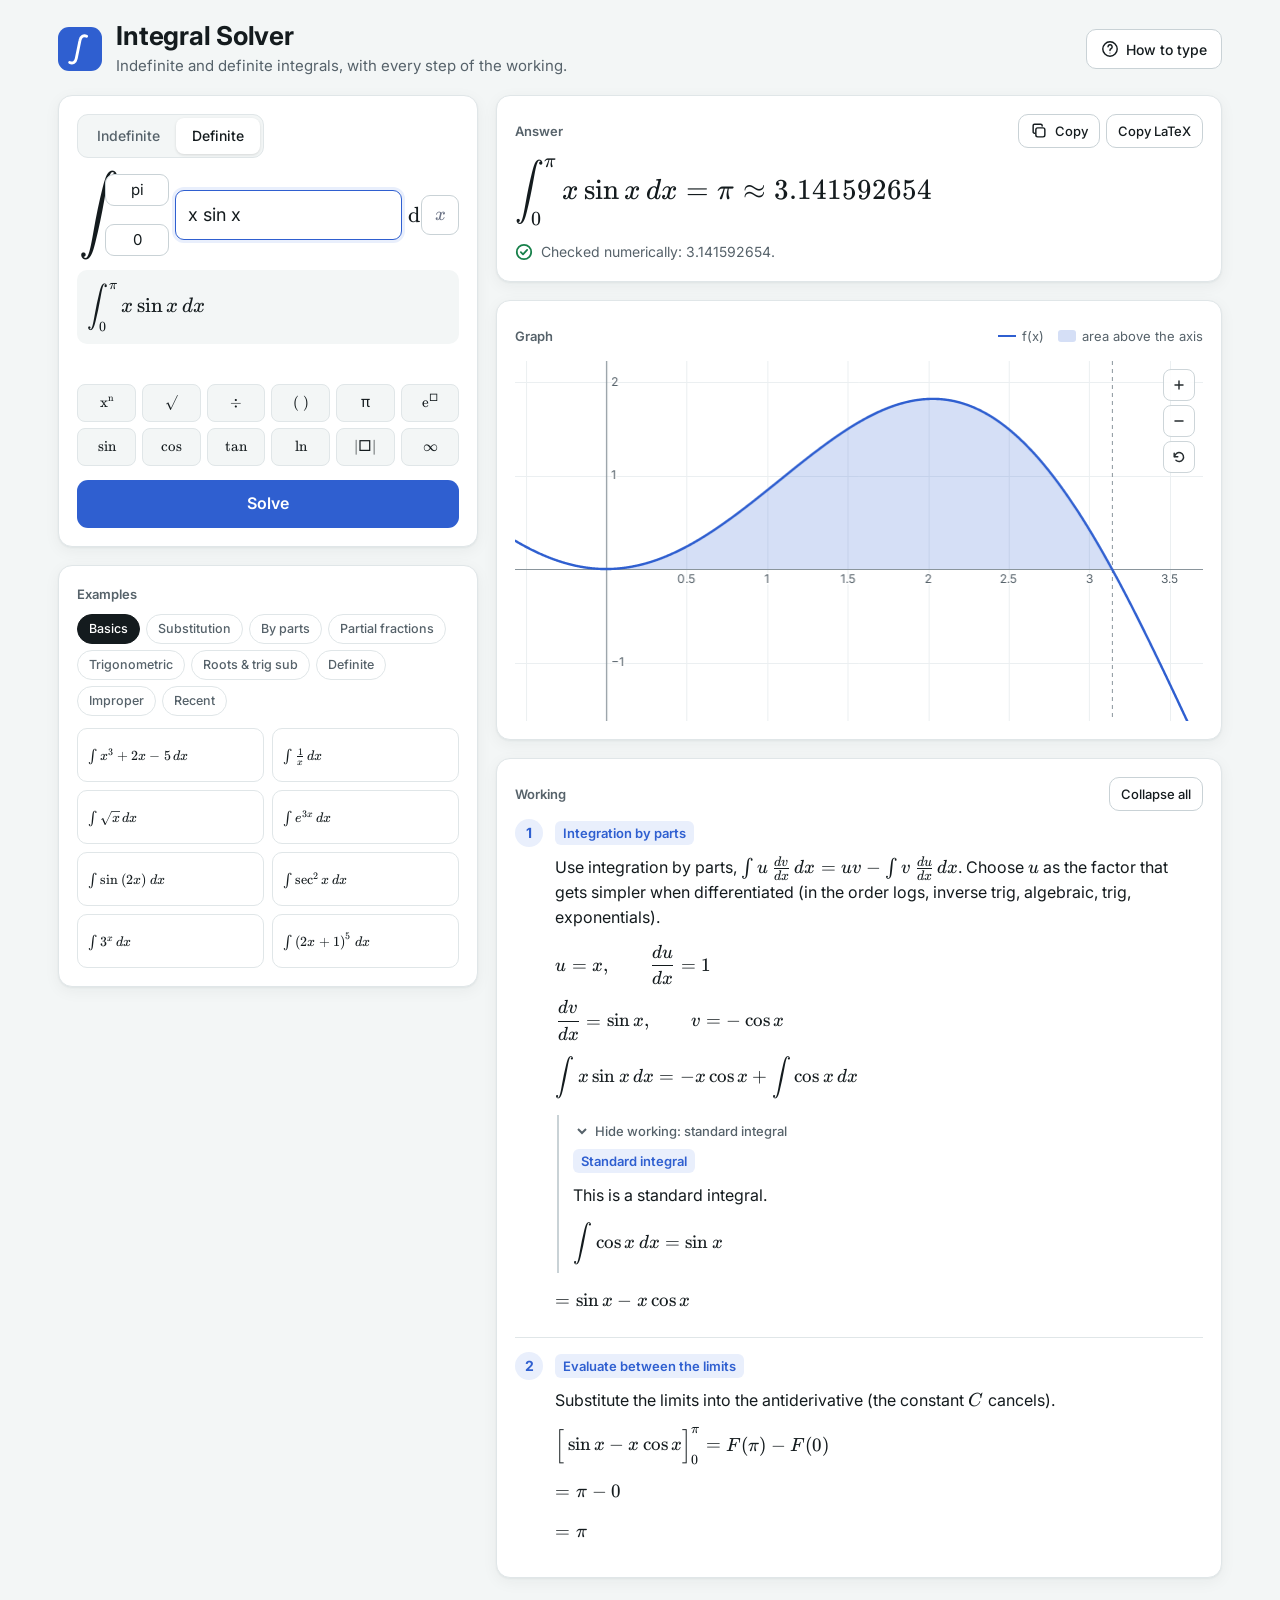
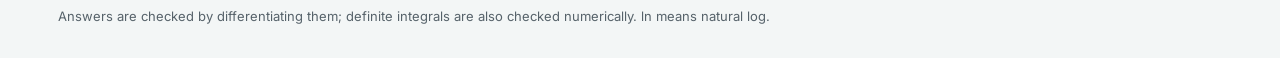
<file: index.html>
<!DOCTYPE html>
<html lang="en">
<head>
<meta charset="utf-8">
<meta name="viewport" content="width=device-width, initial-scale=1, interactive-widget=resizes-content">
<title>Integral Solver</title>
<meta name="description" content="Solve indefinite and definite integrals with full step-by-step working: substitution, integration by parts, partial fractions, trig identities and more.">
<link rel="preconnect" href="https://fonts.googleapis.com">
<link rel="preconnect" href="https://fonts.gstatic.com" crossorigin>
<link href="https://fonts.googleapis.com/css2?family=Inter:wght@400;500;600;700&display=swap" rel="stylesheet">
<link rel="stylesheet" href="vendor/katex/katex.min.css">
<link rel="stylesheet" href="style.css">
<link rel="icon" type="image/svg+xml" href="favicon.svg">
</head>
<body>
<header class="masthead">
  <div class="brand">
    <svg class="mark" viewBox="0 0 40 40" aria-hidden="true"><rect width="40" height="40" rx="10"/><path d="M26 8.5c-2.6-1.4-5.4.2-6 3.6l-3.4 16.6c-.6 3.3-3.3 4.9-6 3.5" fill="none" stroke-width="2.6" stroke-linecap="round"/></svg>
    <div>
      <h1>Integral Solver</h1>
      <p class="tag">Indefinite and definite integrals, with every step of the working.</p>
    </div>
  </div>
  <button class="ghost" id="helpBtn" type="button" aria-haspopup="dialog">
    <svg viewBox="0 0 20 20" aria-hidden="true"><circle cx="10" cy="10" r="8"/><path d="M7.8 7.6a2.3 2.3 0 1 1 3.3 2.1c-.7.3-1.1.9-1.1 1.6v.4"/><circle cx="10" cy="14.4" r=".6" class="dot"/></svg>
    <span>How to type</span>
  </button>
</header>

<main class="layout">
  <div class="col-left">
    <section class="card problem" aria-labelledby="problemTitle">
      <h2 id="problemTitle" class="vh">Integral</h2>
      <div class="modes" role="radiogroup" aria-label="Type of integral">
        <button type="button" role="radio" aria-checked="true" data-mode="indefinite">Indefinite</button>
        <button type="button" role="radio" aria-checked="false" tabindex="-1" data-mode="definite">Definite</button>
      </div>

      <div class="introw">
        <span class="intsign" aria-hidden="true">∫</span>
        <div class="bounds" id="bounds" hidden>
          <input id="upper" class="bound" type="text" inputmode="text" autocomplete="off" spellcheck="false" aria-label="Upper limit" placeholder="b">
          <input id="lower" class="bound" type="text" inputmode="text" autocomplete="off" spellcheck="false" aria-label="Lower limit" placeholder="a">
        </div>
        <input id="expr" type="text" autocomplete="off" autocapitalize="off" spellcheck="false" aria-label="Integrand" aria-describedby="msg" placeholder="e.g. x sin x">
        <label class="dvar"><span aria-hidden="true">d</span><input id="var" type="text" maxlength="6" autocomplete="off" spellcheck="false" aria-label="Variable of integration" placeholder="x"></label>
      </div>

      <div class="preview" id="preview" aria-hidden="true"></div>
      <p class="msg" id="msg" role="status" aria-live="polite"></p>

      <div class="keypad" id="keypad" aria-label="Insert symbols">
        <button type="button" data-ins="^" aria-label="Power">x<sup>n</sup></button>
        <button type="button" data-ins="sqrt(" data-close=")" aria-label="Square root">√</button>
        <button type="button" data-ins="/" aria-label="Divide">÷</button>
        <button type="button" data-ins="(" data-close=")" aria-label="Brackets">( )</button>
        <button type="button" data-ins="π" aria-label="Pi">π</button>
        <button type="button" data-ins="e^(" data-close=")" aria-label="e to the power">e<sup>□</sup></button>
        <button type="button" data-ins="sin(" data-close=")">sin</button>
        <button type="button" data-ins="cos(" data-close=")">cos</button>
        <button type="button" data-ins="tan(" data-close=")">tan</button>
        <button type="button" data-ins="ln(" data-close=")">ln</button>
        <button type="button" data-ins="|" data-close="|" aria-label="Absolute value">|□|</button>
        <button type="button" data-ins="∞" data-bound="1" aria-label="Infinity (for limits)">∞</button>
      </div>
      <button type="button" class="primary" id="solveBtn">Solve</button>
    </section>

    <section class="card examples" aria-labelledby="exTitle">
      <h2 id="exTitle">Examples</h2>
      <div class="tabs" role="tablist" id="exTabs" aria-label="Example topics"></div>
      <div class="chips" id="exList" role="tabpanel"></div>
    </section>
  </div>

  <div class="col-right">
    <section class="card answer" aria-labelledby="ansTitle" aria-live="polite">
      <div class="ans-head">
        <h2 id="ansTitle">Answer</h2>
        <div class="ans-actions" id="ansActions" hidden>
          <button type="button" class="ghost small" id="copyText">
            <svg viewBox="0 0 20 20" aria-hidden="true"><rect x="6.5" y="6.5" width="10" height="10" rx="2"/><path d="M13.5 4.5v-.5a1.5 1.5 0 0 0-1.5-1.5H5A1.5 1.5 0 0 0 3.5 4v7A1.5 1.5 0 0 0 5 12.5h.5"/></svg>
            <span>Copy</span></button>
          <button type="button" class="ghost small" id="copyTex"><span>Copy LaTeX</span></button>
        </div>
      </div>
      <div class="ans-math" id="ansMath"></div>
      <p class="ans-text" id="ansText"></p>
      <p class="check" id="check"></p>
    </section>

    <section class="card graph" aria-labelledby="gTitle">
      <div class="g-head">
        <h2 id="gTitle">Graph</h2>
        <div class="legend" id="legend"></div>
      </div>
      <div class="fig" id="fig">
        <canvas id="cv" tabindex="0" role="application" aria-roledescription="graph" aria-label="Graph of the integrand"></canvas>
        <div class="readout" id="readout" hidden></div>
        <div class="zoom" role="group" aria-label="Zoom">
          <button type="button" class="zbtn" id="zIn" aria-label="Zoom in"><svg viewBox="0 0 20 20" aria-hidden="true"><path d="M10 5v10M5 10h10"/></svg></button>
          <button type="button" class="zbtn" id="zOut" aria-label="Zoom out"><svg viewBox="0 0 20 20" aria-hidden="true"><path d="M5 10h10"/></svg></button>
          <button type="button" class="zbtn" id="zReset" aria-label="Reset view"><svg viewBox="0 0 20 20" aria-hidden="true"><path d="M4.5 9.5a5.6 5.6 0 1 1 1.7 4.6"/><path d="M4 5.2v4.5h4.5"/></svg></button>
        </div>
      </div>
      <p class="g-hint" id="gHint"></p>
    </section>

    <section class="card working" aria-labelledby="stTitle">
      <div class="st-head">
        <h2 id="stTitle">Working</h2>
        <button type="button" class="ghost small" id="toggleAll" hidden>Collapse all</button>
      </div>
      <ol class="steps steps-top" id="steps"></ol>
    </section>
  </div>
</main>

<footer class="foot">Answers are checked by differentiating them; definite integrals are also checked numerically. <span class="nowrap">ln means natural log.</span></footer>

<div class="toast" id="toast" role="status" aria-live="polite" hidden></div>

<dialog id="help" aria-labelledby="helpTitle">
  <form method="dialog" class="dlg">
    <div class="dlg-head">
      <h2 id="helpTitle">How to type integrals</h2>
      <button class="ghost icon" value="close" aria-label="Close">
        <svg viewBox="0 0 20 20" aria-hidden="true"><path d="M5 5l10 10M15 5L5 15"/></svg>
      </button>
    </div>
    <p>Type maths the way you'd write it. The preview under the box shows how it has been read, so you can check before solving. A trailing <code>dx</code> is optional, <code>log</code> means base 10 (use <code>ln</code> for base <i>e</i>), and <code>ln</code>, <code>log</code>, <code>exp</code>, <code>abs</code>, <code>sqrt</code> and <code>cbrt</code> work with or without brackets.</p>
    <table class="syntax">
      <thead><tr><th>Type</th><th>Read as</th></tr></thead>
      <tbody id="helpRows"></tbody>
    </table>
    <h3>Definite integrals</h3>
    <p>Choose <b>Definite</b> and fill in the limits. Limits can be numbers, fractions, <code>pi/2</code>, <code>e</code>, <code>ln 2</code> or <code>inf</code> / <code>-inf</code> (or press ∞). If the integrand blows up inside the interval, the integral is split there and checked for divergence.</p>
    <h3>What it can do</h3>
    <p>Standard integrals, the reverse chain rule, substitution, integration by parts (including the cyclic kind), partial fractions, completing the square, trig identities and reduction formulas, and trig substitution. Letters other than the variable (like <code>a</code> or <code>k</code>) are treated as constants.</p>
  </form>
</dialog>

<script src="vendor/katex/katex.min.js"></script>
<script src="js/cas.js"></script>
<script src="js/parse.js"></script>
<script src="js/integrate.js"></script>
<script src="js/solve.js"></script>
<script src="js/app.js"></script>
</body>
</html>
</file>
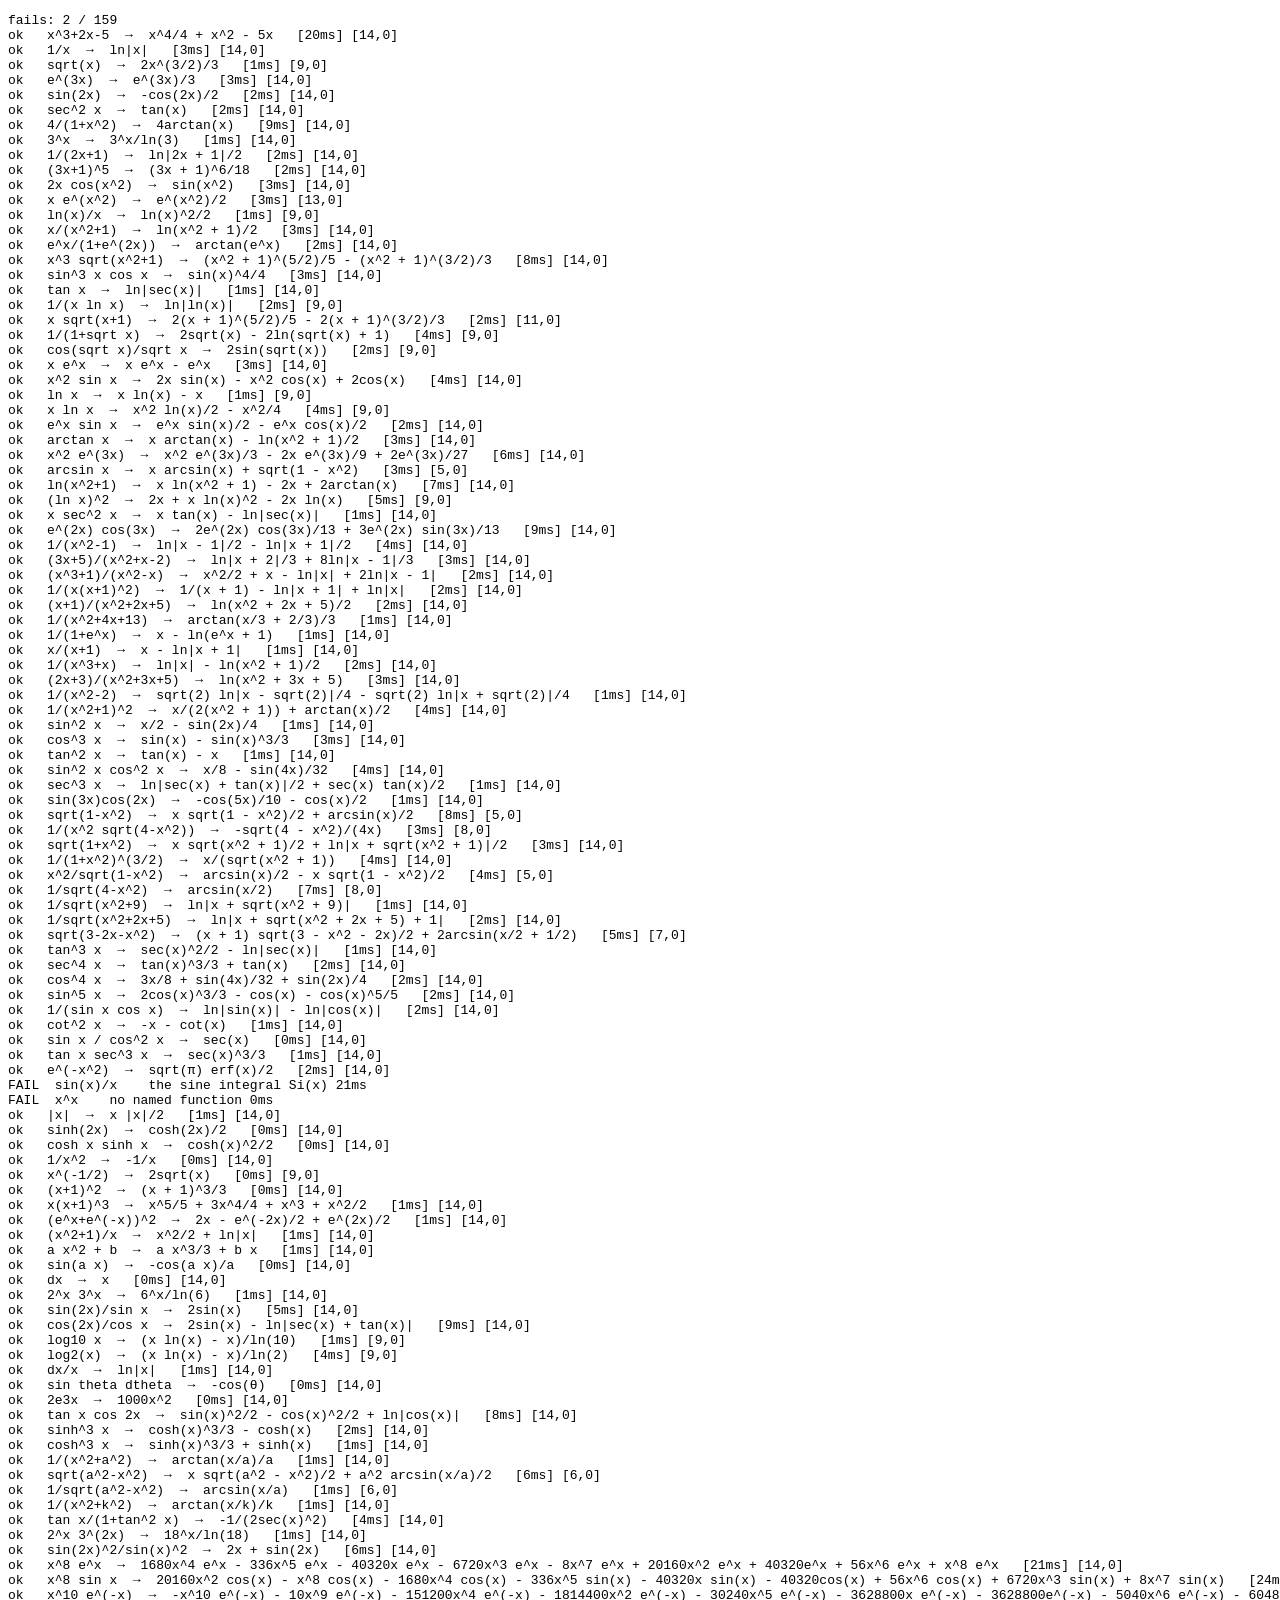
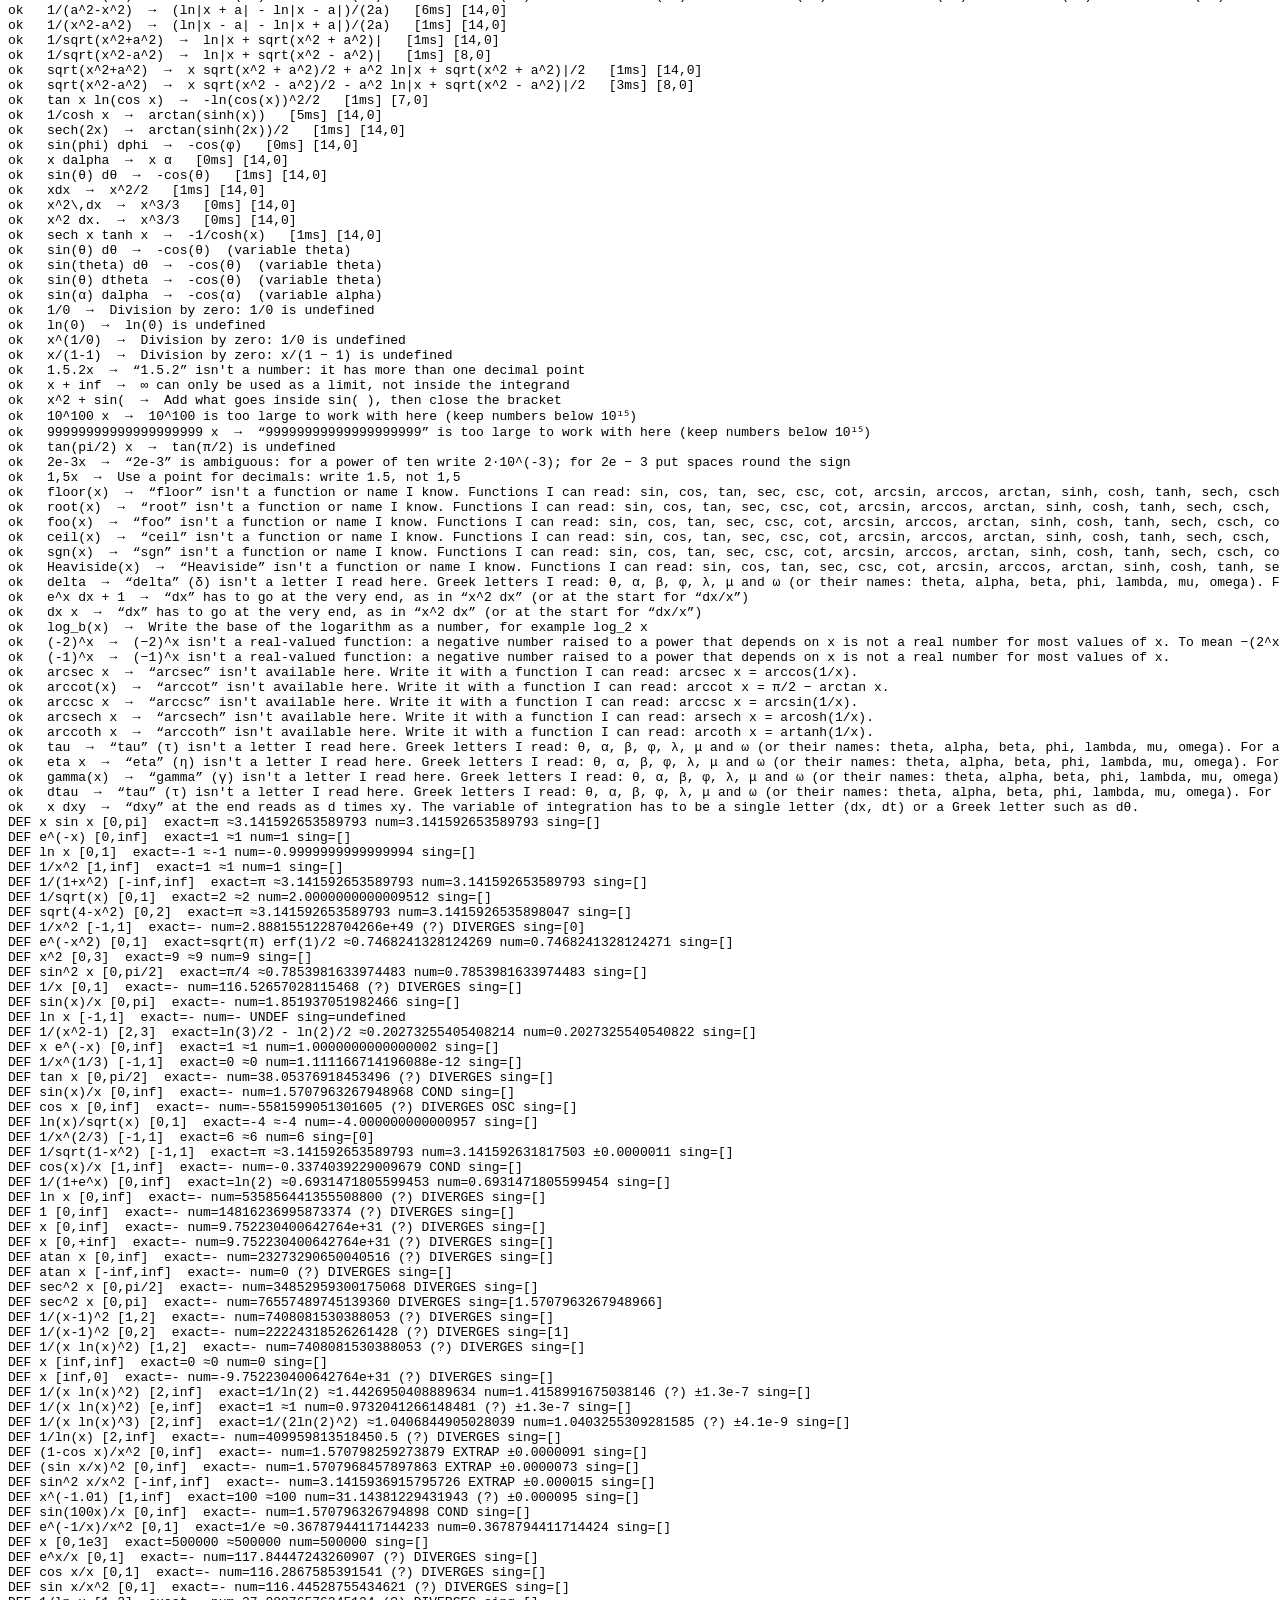
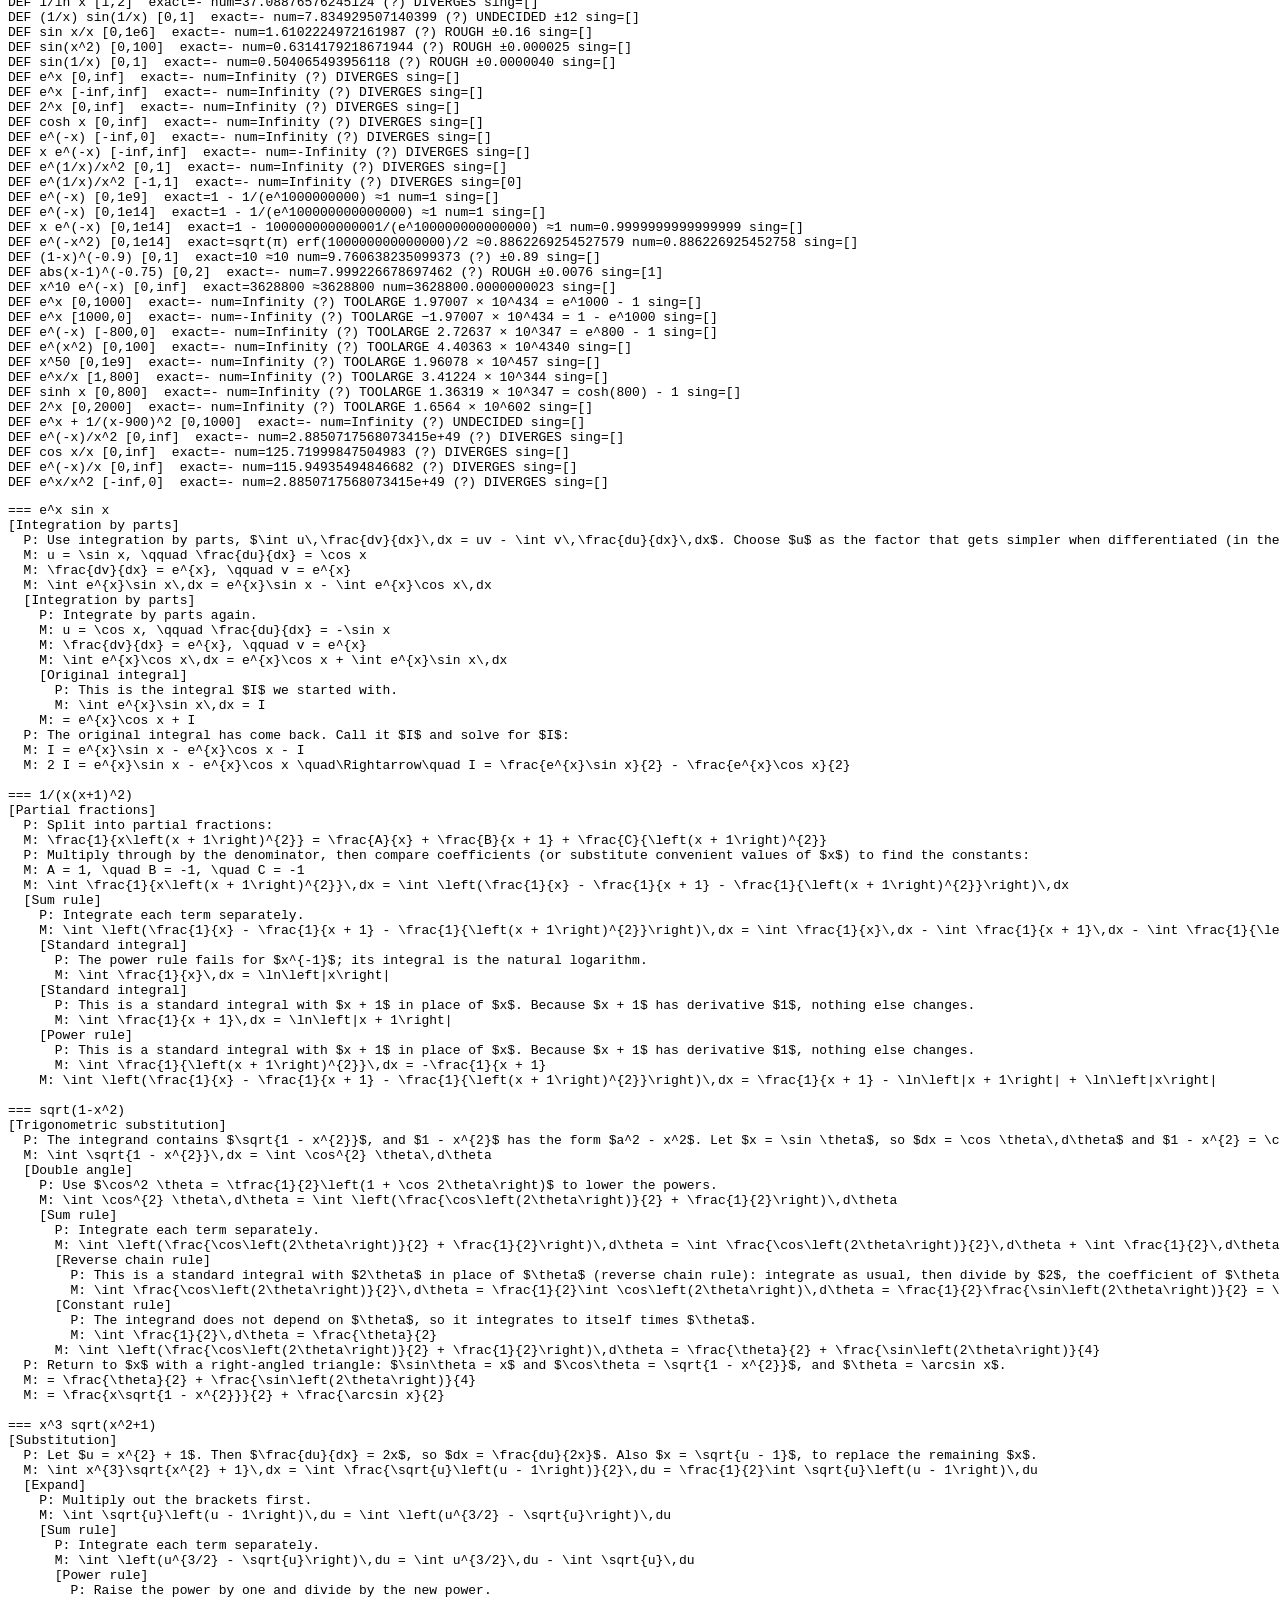
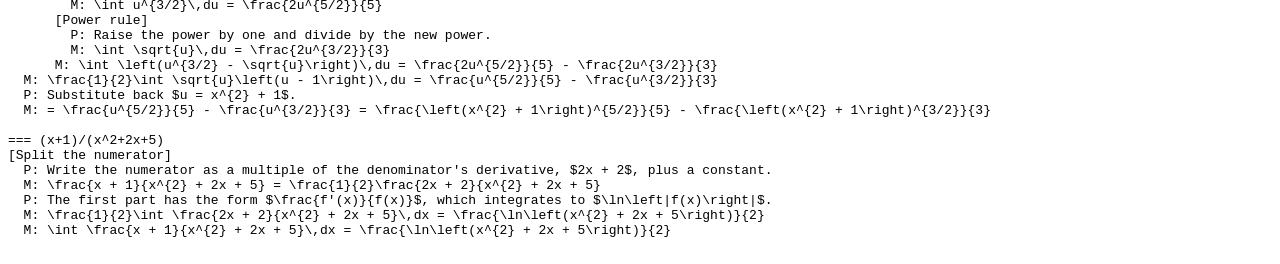
<file: test.html>
<!doctype html><meta charset="utf-8"><title>tests</title>
<script src="js/cas.js"></script><script src="js/parse.js"></script><script src="js/integrate.js"></script><script src="js/solve.js"></script>
<pre id="o"></pre>
<script>
const cases = [
 'x^3+2x-5','1/x','sqrt(x)','e^(3x)','sin(2x)','sec^2 x','4/(1+x^2)','3^x','1/(2x+1)','(3x+1)^5',
 '2x cos(x^2)','x e^(x^2)','ln(x)/x','x/(x^2+1)','e^x/(1+e^(2x))','x^3 sqrt(x^2+1)','sin^3 x cos x','tan x','1/(x ln x)','x sqrt(x+1)','1/(1+sqrt x)','cos(sqrt x)/sqrt x',
 'x e^x','x^2 sin x','ln x','x ln x','e^x sin x','arctan x','x^2 e^(3x)','arcsin x','ln(x^2+1)','(ln x)^2','x sec^2 x','e^(2x) cos(3x)',
 '1/(x^2-1)','(3x+5)/(x^2+x-2)','(x^3+1)/(x^2-x)','1/(x(x+1)^2)','(x+1)/(x^2+2x+5)','1/(x^2+4x+13)','1/(1+e^x)','x/(x+1)','1/(x^3+x)','(2x+3)/(x^2+3x+5)','1/(x^2-2)','1/(x^2+1)^2',
 'sin^2 x','cos^3 x','tan^2 x','sin^2 x cos^2 x','sec^3 x','sin(3x)cos(2x)','sqrt(1-x^2)','1/(x^2 sqrt(4-x^2))','sqrt(1+x^2)','1/(1+x^2)^(3/2)','x^2/sqrt(1-x^2)','1/sqrt(4-x^2)','1/sqrt(x^2+9)','1/sqrt(x^2+2x+5)','sqrt(3-2x-x^2)','tan^3 x','sec^4 x','cos^4 x','sin^5 x','1/(sin x cos x)','cot^2 x','sin x / cos^2 x','tan x sec^3 x',
 'e^(-x^2)','sin(x)/x','x^x','|x|','sinh(2x)','cosh x sinh x','1/x^2','x^(-1/2)','(x+1)^2','x(x+1)^3','(e^x+e^(-x))^2','(x^2+1)/x','a x^2 + b','sin(a x)','dx','2^x 3^x','sin(2x)/sin x','cos(2x)/cos x',
 'log10 x','log2(x)','dx/x','sin theta dtheta','2e3x','tan x cos 2x',
 'sinh^3 x','cosh^3 x','1/(x^2+a^2)','sqrt(a^2-x^2)','1/sqrt(a^2-x^2)','1/(x^2+k^2)','tan x/(1+tan^2 x)','2^x 3^(2x)','sin(2x)^2/sin(x)^2',
 'x^8 e^x','x^8 sin x','x^10 e^(-x)',
 '1/(a^2-x^2)','1/(x^2-a^2)','1/sqrt(x^2+a^2)','1/sqrt(x^2-a^2)','sqrt(x^2+a^2)','sqrt(x^2-a^2)','tan x ln(cos x)','1/cosh x','sech(2x)',
 'sin(phi) dphi','x dalpha','sin(θ) dθ','xdx','x^2\\,dx','x^2 dx.','sech x tanh x'
];
// inputs that must be rejected with a message, not integrated
const rejects = ['1/0','ln(0)','x^(1/0)','x/(1-1)','1.5.2x','x + inf','x^2 + sin(','10^100 x','99999999999999999999 x','tan(pi/2) x','2e-3x','1,5x',
  'floor(x)','root(x)','foo(x)','ceil(x)','sgn(x)','Heaviside(x)','delta','e^x dx + 1','dx x','log_b(x)',
  '(-2)^x','(-1)^x','arcsec x','arccot(x)','arccsc x','arcsech x','arccoth x','tau','eta x','gamma(x)','dtau','x dxy'];
// the variable box: Greek symbols and names mean the same variable
const vcases = [['sin(θ)','θ','theta'],['sin(theta)','θ','theta'],['sin(θ)','theta','theta'],['sin(α)','alpha','alpha']];
const out=[]; let fails=0;
for (const c of cases){
  try{
    const t0=performance.now(); const r=SOLVE.solve({integrand:c,mode:'indefinite'}); const ms=(performance.now()-t0).toFixed(0);
    if(!r.F){fails++; out.push('FAIL  '+c+'   '+(r.timeout?'timeout':'')+' '+(r.nonElementary||'')+' '+ms+'ms');continue;}
    const okv = r.verify.ok?'ok ':'BAD';
    if(!r.verify.ok) fails++;
    out.push(okv+'  '+c+'  →  '+r.Ftext+'   ['+ms+'ms] '+JSON.stringify([r.verify.good,r.verify.bad]));
  }catch(e){fails++; out.push('ERR   '+c+'  '+e.message+'\n'+e.stack.split('\n').slice(0,3).join('\n'));}
}
for (const [c,v,want] of vcases){
  try{ const r=SOLVE.solve({integrand:c,mode:'indefinite',variable:v}); const good=r.F&&r.verify.ok&&r.x===want&&!r.params.length; if(!good) fails++;
    out.push((good?'ok ':'BAD')+'  '+c+' d'+v+'  →  '+(r.F?r.Ftext:'-')+'  (variable '+r.x+')'); }
  catch(e){fails++; out.push('ERR   '+c+' d'+v+'  '+e.message);}
}
for (const c of rejects){
  try{ SOLVE.solve({integrand:c,mode:'indefinite'}); fails++; out.push('BAD  '+c+'  →  accepted, should be an error'); }
  catch(e){ out.push((e instanceof PARSE.ParseError?'ok ':'ERR')+'  '+c+'  →  '+e.message); if(!(e instanceof PARSE.ParseError)) fails++; }
}
const defs=[['x sin x','0','pi'],['e^(-x)','0','inf'],['ln x','0','1'],['1/x^2','1','inf'],['1/(1+x^2)','-inf','inf'],['1/sqrt(x)','0','1'],['sqrt(4-x^2)','0','2'],['1/x^2','-1','1'],['e^(-x^2)','0','1'],['x^2','0','3'],['sin^2 x','0','pi/2'],['1/x','0','1'],['sin(x)/x','0','pi'],['ln x','-1','1'],['1/(x^2-1)','2','3'],['x e^(-x)','0','inf'],['1/x^(1/3)','-1','1'],
  ['tan x','0','pi/2'],['sin(x)/x','0','inf'],['cos x','0','inf'],['ln(x)/sqrt(x)','0','1'],['1/x^(2/3)','-1','1'],['1/sqrt(1-x^2)','-1','1'],['cos(x)/x','1','inf'],['1/(1+e^x)','0','inf'],
  ['ln x','0','inf'],['1','0','inf'],['x','0','inf'],['x','0','+inf'],['atan x','0','inf'],['atan x','-inf','inf'],['sec^2 x','0','pi/2'],['sec^2 x','0','pi'],['1/(x-1)^2','1','2'],['1/(x-1)^2','0','2'],['1/(x ln(x)^2)','1','2'],['x','inf','inf'],['x','inf','0'],
  ['1/(x ln(x)^2)','2','inf'],['1/(x ln(x)^2)','e','inf'],['1/(x ln(x)^3)','2','inf'],['1/ln(x)','2','inf'],
  ['(1-cos x)/x^2','0','inf'],['(sin x/x)^2','0','inf'],['sin^2 x/x^2','-inf','inf'],['x^(-1.01)','1','inf'],['sin(100x)/x','0','inf'],
  ['e^(-1/x)/x^2','0','1'],['x','0','1e3'],
  ['e^x/x','0','1'],['cos x/x','0','1'],['sin x/x^2','0','1'],['1/ln x','1','2'],['(1/x) sin(1/x)','0','1'],['sin x/x','0','1e6'],['sin(x^2)','0','100'],['sin(1/x)','0','1'],
  ['e^x','0','inf'],['e^x','-inf','inf'],['2^x','0','inf'],['cosh x','0','inf'],['e^(-x)','-inf','0'],['x e^(-x)','-inf','inf'],['e^(1/x)/x^2','0','1'],['e^(1/x)/x^2','-1','1'],
  ['e^(-x)','0','1e9'],['e^(-x)','0','1e14'],['x e^(-x)','0','1e14'],['e^(-x^2)','0','1e14'],
  ['(1-x)^(-0.9)','0','1'],['abs(x-1)^(-0.75)','0','2'],['x^10 e^(-x)','0','inf'],
  ['e^x','0','1000'],['e^x','1000','0'],['e^(-x)','-800','0'],['e^(x^2)','0','100'],['x^50','0','1e9'],['e^x/x','1','800'],['sinh x','0','800'],['2^x','0','2000'],['e^x + 1/(x-900)^2','0','1000'],
  ['e^(-x)/x^2','0','inf'],['cos x/x','0','inf'],['e^(-x)/x','0','inf'],['e^x/x^2','-inf','0']];
for(const [f,a,b] of defs){
  try{ const r=SOLVE.solve({integrand:f,mode:'definite',lower:a,upper:b});
   out.push('DEF '+f+' ['+a+','+b+']  exact='+(r.value?CAS.txt(r.value.e)+' ≈'+r.value.v:'-')+' num='+(r.numeric?r.numeric.value+(r.numeric.ok?'':' (?)'):'-')+(r.diverges?' DIVERGES':'')+(r.oscillates?' OSC':'')+(r.conditional?' COND':'')+(r.limitUnsettled?' NUMERIC':'')+(r.undecided?' UNDECIDED':'')+(r.roughNumeric?' ROUGH':'')+(r.extrapolated?' EXTRAP':'')+(r.numeric&&!r.diverges&&r.numeric.error>1e-9*(1+Math.abs(r.numeric.value))?' ±'+r.numeric.error.toPrecision(2):'')+(r.undefinedPart?' UNDEF':'')+(r.value&&r.value.mismatch?' MISMATCH':'')+(r.tooLarge?' TOOLARGE '+r.tooLarge.text+(r.tooLarge.exactText?' = '+r.tooLarge.exactText:''):'')+' sing='+JSON.stringify(r.singular));
  }catch(e){out.push('DEFERR '+f+' '+e.message+'\n'+e.stack.split('\n').slice(0,3).join('\n'));}
}
out.unshift('fails: '+fails+' / '+(cases.length+rejects.length+vcases.length));
document.getElementById('o').textContent=out.join('\n');
</script>
<pre id="s"></pre>
<script>
function dump(st, d=0){ let s=''; const pad='  '.repeat(d); s+=pad+'['+st.rule+']\n'; for(const it of st.items){ if(it.p) s+=pad+'  P: '+it.p+'\n'; if(it.m) s+=pad+'  M: '+it.m+'\n'; if(it.s) s+=dump(it.s,d+1);} return s;}
let so='';
for (const c of ['e^x sin x','1/(x(x+1)^2)','sqrt(1-x^2)','x^3 sqrt(x^2+1)','(x+1)/(x^2+2x+5)']) { const r=SOLVE.solve({integrand:c}); so+='=== '+c+'\n'+(r.step?dump(r.step):'none')+'\n'; }
document.getElementById('s').textContent=so;
</script>
</file>
<file: style.css>
/* VOICE: a calm, exact study tool — a worked-solutions page, not a marketing site.
   IDEA: the printed worked example: problem typed in, answer set large, numbered working beneath.
   PICTURE: the live answer set large in maths type, with the integrand's graph and shaded area.
   COLOUR and TYPE: shares the Derivative Solver's paper, ink, type and chrome so the two read as one family;
   one blue for the curve and area (the sibling uses teal), coral for negative area, violet for the antiderivative;
   Inter for UI, KaTeX for maths.
   LAYOUT: problem and examples on the left, answer, graph and working on the right; one column below 900px. */
:root {
  color-scheme: light dark;
  --bg: #f3f6f6;
  --card: #ffffff;
  --ink: #141b1e;
  --muted: #56626a; --placeholder: #6b7385;
  --line: #e0e6e8;
  --line-strong: #c9d2d6;
  --accent: #2f5fd0;
  --accent-ink: #ffffff;
  --accent-soft: #e9effc;
  --neg: #cf5326;
  --anti: #7d3fc0;
  --fill-pos: rgba(47, 95, 208, .20);
  --fill-neg: rgba(207, 83, 38, .17);
  --ok: #17804a;
  --warn: #a4590b;
  --err: #b4232c;
  --grid: #ebeff1;
  --axis: #8a959c;
  --shadow: 0 1px 2px rgba(15, 30, 35, .05), 0 4px 16px rgba(15, 30, 35, .05);
  --r: 14px;
}
@media (prefers-color-scheme: dark) {
  :root:not([data-theme="light"]) {
    --bg: #0e1314; --card: #161d1f; --ink: #e7eeef; --muted: #9eabb0; --placeholder: #8a979c; --line: #243033; --line-strong: #344246;
    --accent: #7ea2ff; --accent-ink: #0b1414; --accent-soft: #1b2740; --neg: #ff8a5c; --anti: #c59bf2;
    --fill-pos: rgba(126, 162, 255, .22); --fill-neg: rgba(255, 138, 92, .2);
    --ok: #5fd08f; --warn: #f0b25a; --err: #ff7a80; --grid: #1e2729; --axis: #6c7a7f; --shadow: none;
  }
}
:root[data-theme="dark"] {
  --bg: #0e1314; --card: #161d1f; --ink: #e7eeef; --muted: #9eabb0; --placeholder: #8a979c; --line: #243033; --line-strong: #344246;
  --accent: #7ea2ff; --accent-ink: #0b1414; --accent-soft: #1b2740; --neg: #ff8a5c; --anti: #c59bf2;
  --fill-pos: rgba(126, 162, 255, .22); --fill-neg: rgba(255, 138, 92, .2);
  --ok: #5fd08f; --warn: #f0b25a; --err: #ff7a80; --grid: #1e2729; --axis: #6c7a7f; --shadow: none;
}
:root[data-theme="light"] { color-scheme: light; }
:root[data-theme="dark"] { color-scheme: dark; }

* { box-sizing: border-box; min-width: 0; }
html, body { margin: 0; }
body {
  background: var(--bg); color: var(--ink);
  font: 16px/1.55 Inter, system-ui, -apple-system, "Segoe UI", sans-serif;
  overflow-x: clip; -webkit-font-smoothing: antialiased;
}
button, input { font: inherit; color: inherit; }
.vh { position: absolute; width: 1px; height: 1px; overflow: hidden; clip: rect(0 0 0 0); white-space: nowrap; }
.nowrap { white-space: nowrap; }
code { font: 14px/1.4 ui-monospace, SFMono-Regular, Menlo, monospace; background: var(--accent-soft); padding: 1px 5px; border-radius: 5px; overflow-wrap: anywhere; }
:focus-visible { outline: 2px solid var(--accent); outline-offset: 2px; }
[hidden] { display: none !important; }

/* ---------- header ---------- */
.masthead {
  max-width: 1240px; margin: 0 auto; padding: 22px max(16px, 3vw) 10px;
  display: flex; align-items: center; justify-content: space-between; gap: 16px;
}
.brand { display: flex; align-items: center; gap: 14px; }
.mark { width: 44px; height: 44px; flex: none; }
.mark rect { fill: var(--accent); }
.mark path { stroke: var(--accent-ink); }
h1 { font-size: 26px; line-height: 1.1; margin: 0; letter-spacing: -.01em; font-weight: 700; }
.tag { margin: 3px 0 0; color: var(--muted); font-size: 15px; }
h2 { font-size: 13px; margin: 0; color: var(--muted); font-weight: 600; }

/* ---------- buttons ---------- */
.ghost {
  display: inline-flex; align-items: center; gap: 7px; min-height: 40px; padding: 0 14px;
  border: 1px solid var(--line-strong); background: var(--card); border-radius: 10px; cursor: pointer;
  font-size: 14px; font-weight: 500; transition: background .12s, border-color .12s;
}
.ghost:hover { background: var(--accent-soft); border-color: var(--accent); }
.ghost svg { width: 18px; height: 18px; fill: none; stroke: currentColor; stroke-width: 1.6; stroke-linecap: round; stroke-linejoin: round; }
.ghost svg .dot { fill: currentColor; stroke: none; }
.ghost.small { min-height: 34px; padding: 0 11px; font-size: 13px; }
.ghost.icon { width: 40px; padding: 0; justify-content: center; }
.primary {
  display: block; width: 100%; min-height: 48px; margin-top: 14px; border: 0; border-radius: 11px;
  background: var(--accent); color: var(--accent-ink); font-weight: 600; font-size: 16px; cursor: pointer;
  transition: filter .12s, transform .12s;
}
.primary:hover { filter: brightness(1.07); }
.primary:active { transform: translateY(1px); }

/* ---------- layout ---------- */
.layout {
  max-width: 1240px; margin: 0 auto; padding: 8px max(16px, 3vw) 24px;
  display: grid; grid-template-columns: minmax(0, 420px) minmax(0, 1fr); gap: 18px; align-items: start;
}
.col-left, .col-right { display: grid; gap: 18px; }
.col-left { position: sticky; top: 14px; }
.card.stale { opacity: .45; transition: opacity .16s; }
.card { background: var(--card); border: 1px solid var(--line); border-radius: var(--r); padding: 18px; box-shadow: var(--shadow); }

/* ---------- problem ---------- */
.modes { display: inline-flex; padding: 3px; background: var(--bg); border: 1px solid var(--line); border-radius: 11px; margin-bottom: 16px; }
.modes button {
  border: 0; background: transparent; padding: 0 16px; min-height: 36px; border-radius: 8px; cursor: pointer;
  font-size: 14px; font-weight: 500; color: var(--muted); white-space: nowrap;
}
.modes button:hover { color: var(--ink); }
.modes button[aria-checked="true"] { background: var(--card); color: var(--ink); box-shadow: 0 1px 3px rgba(0, 0, 0, .12); }

.introw { display: flex; align-items: center; gap: 6px; }
.intsign { font: 400 40px/1 "KaTeX_Size2", "Times New Roman", serif; color: var(--ink); width: 26px; flex: none; text-align: center; }
.bounds { display: grid; grid-template-rows: auto auto; gap: 18px; width: 64px; flex: none; margin-left: -4px; }
.bound { width: 64px; height: 32px; padding: 0 7px; font-size: 15px; text-align: center; }
input[type="text"] {
  border: 1px solid var(--line-strong); background: var(--card); border-radius: 9px; outline: none;
  transition: border-color .12s, box-shadow .12s;
}
input[type="text"]:focus { border-color: var(--accent); box-shadow: 0 0 0 3px var(--accent-soft); }
input.bad { border-color: var(--err); }
input::placeholder { color: var(--placeholder); opacity: 1; }
#expr { flex: 1; height: 50px; padding: 0 12px; font-size: 18px; }
.dvar { display: flex; align-items: center; gap: 1px; font: italic 22px/1 "KaTeX_Main", serif; color: var(--ink); }
.dvar span { font-style: normal; }
#var { width: 38px; height: 40px; padding: 0 4px; text-align: center; font: italic 19px "KaTeX_Math", serif; }

.preview { min-height: 74px; margin-top: 14px; padding: 8px 10px; border-radius: 10px; background: var(--bg); display: flex; align-items: center; overflow-x: auto; font-size: 17px; }
.preview .katex-display { margin: 0; }
.preview.empty { color: var(--muted); font-size: 14px; }
.msg { min-height: 22px; margin: 8px 2px 0; font-size: 14px; color: var(--muted); }
.msg.error { color: var(--err); }

.keypad { display: grid; grid-template-columns: repeat(6, minmax(0, 1fr)); gap: 6px; margin-top: 10px; }
.keypad button {
  min-height: 38px; border: 1px solid var(--line); background: var(--bg); border-radius: 8px; cursor: pointer;
  font-size: 15px; font-family: "KaTeX_Main", Inter, serif; transition: background .12s, border-color .12s; padding: 0 2px;
}
.keypad button:hover { border-color: var(--accent); background: var(--accent-soft); }
.keypad button sup { font-size: 10px; }
.keypad button[data-bound]:disabled { opacity: .4; cursor: default; }

/* ---------- examples ---------- */
.examples h2 { margin-bottom: 10px; }
.tabs { display: flex; gap: 6px; flex-wrap: wrap; margin: 0 0 12px; }
.tabs button {
  flex: none; border: 1px solid var(--line); background: transparent; border-radius: 999px; padding: 0 11px; min-height: 30px;
  font-size: 12.5px; font-weight: 500; color: var(--muted); cursor: pointer; white-space: nowrap;
}
.tabs button:hover { border-color: var(--accent); color: var(--ink); }
.tabs button[aria-selected="true"] { background: var(--ink); color: var(--card); border-color: var(--ink); }
.chips { display: grid; grid-template-columns: 1fr 1fr; gap: 8px; }
.chips button {
  border: 1px solid var(--line); background: var(--card); border-radius: 10px; padding: 8px 10px; min-height: 54px; cursor: pointer;
  text-align: left; overflow: hidden; font-size: 14px; transition: border-color .12s, background .12s;
}
.chips button:hover { border-color: var(--accent); background: var(--accent-soft); }
.chips .katex { font-size: 1.0em; }
.chips .empty { grid-column: 1 / -1; color: var(--muted); font-size: 14px; margin: 4px 0; }

/* ---------- answer ---------- */
.ans-head, .g-head, .st-head { display: flex; align-items: center; justify-content: space-between; gap: 10px; min-height: 34px; flex-wrap: wrap; }
.ans-actions { display: flex; gap: 6px; }
.ans-math { margin: 6px 0 2px; font-size: clamp(18px, 2.3vw, 24px); overflow-x: auto; overflow-y: hidden; padding: 4px 0; min-height: 64px; display: flex; align-items: center; }
.ans-math .katex-display { margin: 0; text-align: left; }
.ans-math .katex-display > .katex { text-align: left; }
.ans-math .placeholder { font-size: 16px; color: var(--muted); }
.ans-text { display: none; margin: 4px 0 0; font: 14px/1.5 ui-monospace, SFMono-Regular, Menlo, monospace; color: var(--muted); overflow-wrap: anywhere; user-select: all; }
.ans-text.show:not(:empty) { display: block; }
.check { display: flex; gap: 8px; align-items: flex-start; margin: 12px 0 0; font-size: 14px; color: var(--muted); }
.check:empty { display: none; }
.check svg { width: 18px; height: 18px; flex: none; margin-top: 2px; fill: none; stroke-width: 2; stroke-linecap: round; stroke-linejoin: round; }
.check.ok svg { stroke: var(--ok); }
.check.warn svg { stroke: var(--warn); }
.check.warn { color: var(--ink); }

/* ---------- graph ---------- */
.legend { display: flex; gap: 14px; flex-wrap: wrap; font-size: 13px; color: var(--muted); }
.legend span { display: inline-flex; align-items: center; gap: 6px; white-space: nowrap; }
.legend i { width: 18px; height: 0; border-top: 2.5px solid var(--accent); display: inline-block; }
.legend i.anti { border-top: 2.5px dashed var(--anti); }
.legend i.pos { height: 12px; border: 0; background: var(--fill-pos); border-radius: 3px; }
.legend i.neg { height: 12px; border: 0; background: var(--fill-neg); border-radius: 3px; }
.fig { position: relative; height: clamp(260px, 34vw, 360px); margin-top: 8px; border-radius: 10px; }
.fig canvas { position: absolute; inset: 0; width: 100%; height: 100%; touch-action: pan-y; border-radius: 10px; cursor: grab; }
.fig canvas.dragging { cursor: grabbing; }
.fig canvas:focus-visible { outline-offset: 0; }
.readout {
  position: absolute; pointer-events: none; background: var(--card); border: 1px solid var(--line-strong); border-radius: 8px;
  padding: 4px 8px; font-size: 13px; white-space: nowrap; box-shadow: var(--shadow); font-variant-numeric: tabular-nums;
}
.zoom { position: absolute; right: 8px; top: 8px; display: grid; gap: 4px; }
.zbtn {
  width: 32px; height: 32px; display: grid; place-items: center; border: 1px solid var(--line-strong); border-radius: 8px;
  background: var(--card); cursor: pointer; padding: 0; opacity: .92;
}
.zbtn:hover { border-color: var(--accent); background: var(--accent-soft); }
.zbtn svg { width: 16px; height: 16px; fill: none; stroke: currentColor; stroke-width: 1.8; stroke-linecap: round; stroke-linejoin: round; }
.g-hint { margin: 8px 0 0; font-size: 13px; color: var(--muted); }
.g-hint:empty { display: none; }

/* ---------- working ---------- */
.steps { list-style: none; margin: 0; padding: 0; }
.steps-top { counter-reset: st; margin-top: 8px; }
.steps-top > li { counter-increment: st; position: relative; padding-left: 40px; padding-bottom: 6px; }
.steps-top > li::before {
  content: counter(st); position: absolute; left: 0; top: 0; width: 28px; height: 28px; border-radius: 50%;
  background: var(--accent-soft); color: var(--accent); font-weight: 700; font-size: 14px; display: grid; place-items: center;
}
.steps-top > li + li { margin-top: 10px; border-top: 1px solid var(--line); padding-top: 14px; }
.steps-top > li + li::before { top: 14px; }
.rule { display: inline-block; font-size: 13px; font-weight: 600; color: var(--accent); background: var(--accent-soft); border-radius: 6px; padding: 2px 8px; margin: 2px 0 4px; }
.step p { margin: 6px 0; }
.step .m { overflow-x: auto; overflow-y: hidden; padding: 2px 0; }
.step .m.fade-r, .ans-math.fade-r { -webkit-mask-image: linear-gradient(to right, #000 calc(100% - 32px), transparent); mask-image: linear-gradient(to right, #000 calc(100% - 32px), transparent); }
.step .m.fade-l, .ans-math.fade-l { -webkit-mask-image: linear-gradient(to left, #000 calc(100% - 32px), transparent); mask-image: linear-gradient(to left, #000 calc(100% - 32px), transparent); }
.step .m.fade-l.fade-r, .ans-math.fade-l.fade-r { -webkit-mask-image: linear-gradient(to right, transparent, #000 32px, #000 calc(100% - 32px), transparent); mask-image: linear-gradient(to right, transparent, #000 32px, #000 calc(100% - 32px), transparent); }
.step .m:focus-visible, .ans-math:focus-visible { outline: 2px solid var(--accent); outline-offset: 2px; border-radius: 4px; }
.step .m .katex-display { margin: 6px 0; text-align: left; }
.step .m .katex-display > .katex { text-align: left; }
.sub { margin: 8px 0 8px 2px; border-left: 2px solid var(--line-strong); padding-left: 14px; }
.sub > .steps > li { padding: 2px 0; }
.sub-toggle {
  display: inline-flex; align-items: center; gap: 6px; border: 0; background: none; cursor: pointer; padding: 4px 2px; min-height: 32px;
  color: var(--muted); font-size: 13px; font-weight: 500; text-align: left;
}
.sub-toggle:hover { color: var(--accent); }
.sub-toggle svg { width: 14px; height: 14px; fill: none; stroke: currentColor; flex: none; stroke-width: 2; transition: transform .14s; }
.sub-toggle[aria-expanded="false"] svg { transform: rotate(-90deg); }
.sub-body[hidden] { display: none; }
.final { margin-top: 4px; }
.notice { margin: 4px 0; color: var(--muted); }

.foot { max-width: 1240px; margin: 0 auto; padding: 4px max(16px, 3vw) 32px; color: var(--muted); font-size: 13px; }

/* ---------- toast & dialog ---------- */
.toast {
  position: fixed; left: 50%; bottom: 22px; transform: translateX(-50%); background: var(--ink); color: var(--card);
  padding: 10px 16px; border-radius: 10px; font-size: 14px; z-index: 20; animation: fade .16s ease-out;
}
@keyframes fade { from { opacity: 0; transform: translate(-50%, 6px); } }
dialog {
  border: 1px solid var(--line); border-radius: 16px; padding: 0; width: min(640px, calc(100vw - 32px)); max-height: min(86vh, 780px);
  background: var(--card); color: var(--ink); box-shadow: 0 20px 60px rgba(0, 0, 0, .25);
}
dialog[open] { animation: pop .16s ease-out; }
@keyframes pop { from { opacity: 0; transform: translateY(8px); } }
dialog::backdrop { background: rgba(8, 14, 16, .45); }
.dlg { padding: 20px 22px 22px; }
.dlg-head { display: flex; justify-content: space-between; align-items: center; gap: 12px; }
.dlg h2 { font-size: 20px; color: var(--ink); }
.dlg h3 { font-size: 15px; margin: 18px 0 4px; }
.dlg p { margin: 8px 0; font-size: 15px; }
.syntax { width: 100%; border-collapse: collapse; margin-top: 10px; font-size: 14px; }
.syntax th { text-align: left; font-weight: 600; color: var(--muted); font-size: 13px; padding: 6px 8px; border-bottom: 1px solid var(--line-strong); }
.syntax td { padding: 6px 8px; border-bottom: 1px solid var(--line); vertical-align: middle; }
.syntax td:first-child { white-space: nowrap; }

@media (max-width: 900px) {
  .layout { grid-template-columns: minmax(0, 1fr); }
  .col-left { position: static; }
  .col-left, .col-right { display: contents; }
  .problem { order: 1; } .answer { order: 2; } .graph { order: 3; } .working { order: 4; } .examples { order: 5; }
}
@media (max-width: 600px) {
  .masthead { padding-top: 16px; }
  h1 { font-size: 22px; }
  .tag { font-size: 14px; }
  #helpBtn span { display: none; }
  #helpBtn { width: 44px; padding: 0; justify-content: center; }
  .card { padding: 14px; border-radius: 12px; }
  .layout { gap: 14px; }
  .intsign { font-size: 34px; width: 22px; }
  .chips { grid-template-columns: 1fr; }
  .steps-top > li { padding-left: 34px; }
  .sub { padding-left: 10px; }
}
#helpBtn { flex: none; min-width: 44px; }
@media (pointer: coarse) {
  /* phones: the keypad appears only while a field is being edited (app.js toggles .editing) */
  .keypad { display: none; }
  .problem.editing .keypad { display: grid; }
  .dvar input { min-height: 44px; min-width: 44px; }
  .keypad button, .tabs button, .ghost.small, .sub-toggle { min-height: 44px; }
  .zbtn { width: 40px; height: 40px; }
  .bound { height: 40px; }
  .bounds { gap: 10px; }
  .modes button { min-height: 44px; }
}
/* short windows: a sticky left column taller than the window hides its lower examples */
@media (min-width: 901px) and (max-height: 940px) {
  .col-left { position: static; }
}
@media (prefers-reduced-motion: reduce) {
  *, *::before, *::after { animation: none !important; transition: none !important; }
}
</file>
